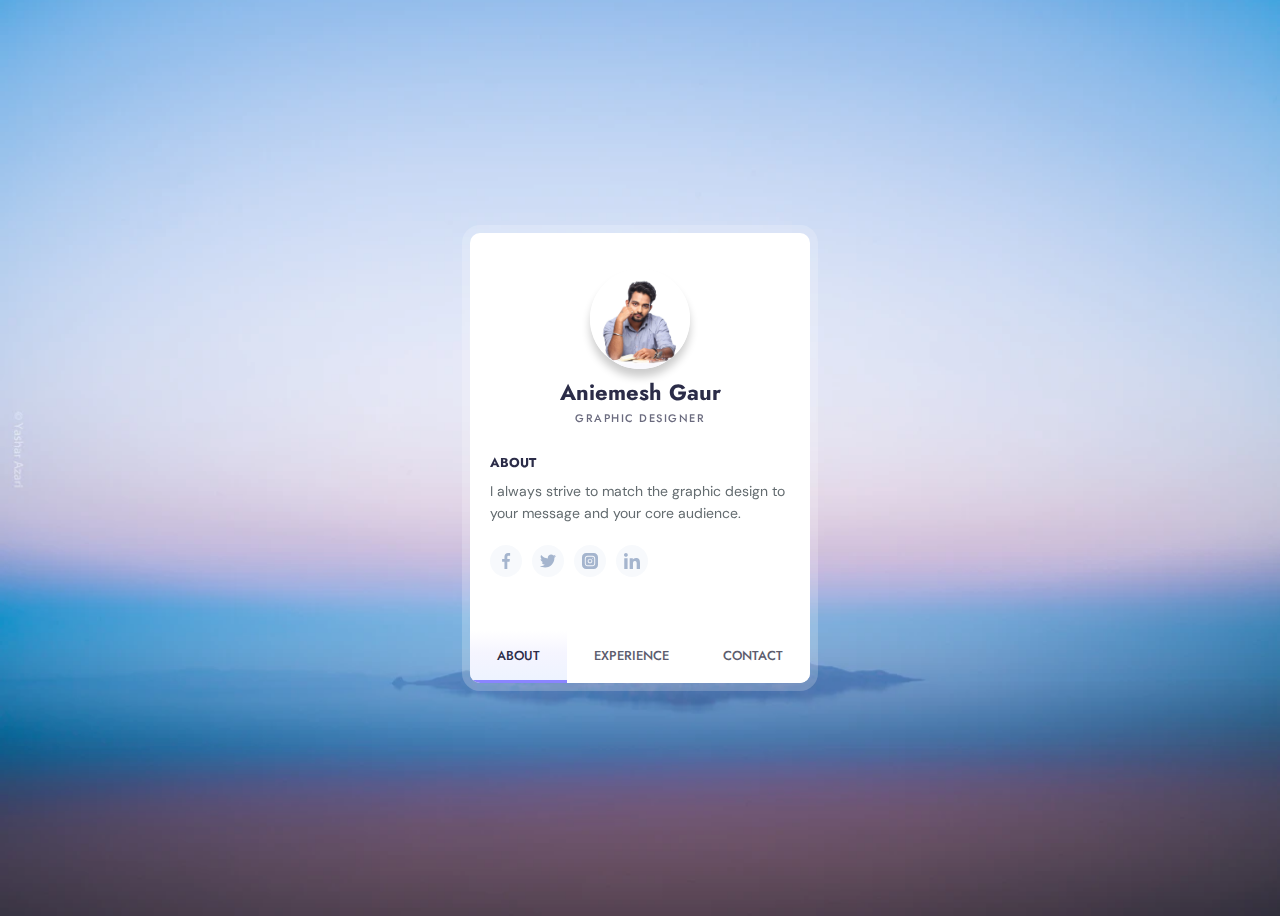
<file: about.html>
<!DOCTYPE html>
<html lang="en">
  <head>
    <meta charset="UTF-8" />
    <meta name="viewport" content="width=device-width, initial-scale=1.0" />
    <title>About - Aniemesh Gaur</title>
    <link rel="stylesheet" href="./about.css" />
  </head>
  <body>
    <div class="card" data-state="#about">
      <div class="card-header">
        <div
          class="card-cover"
          style="
            background-image: url('https://images.unsplash.com/photo-1549068106-b024baf5062d?ixlib=rb-1.2.1&ixid=eyJhcHBfaWQiOjEyMDd9&auto=format&fit=crop&w=934&q=80');
          "
        ></div>
        <img
          class="card-avatar"
          src="./images/about/profile.jpg"
          alt="avatar"
        />
        <h1 class="card-fullname">Aniemesh Gaur</h1>
        <h2 class="card-jobtitle">Graphic Designer</h2>
      </div>
      <div class="card-main">
        <div class="card-section is-active" id="about">
          <div class="card-content">
            <div class="card-subtitle">ABOUT</div>
            <p class="card-desc"> I always strive to match the graphic
              design to your message and your core audience. 
            </p>
          </div>
          <div class="card-social">
            <a href="https://www.facebook.com/adesign110/"
              ><svg viewBox="0 0 24 24" xmlns="http://www.w3.org/2000/svg">
                <path
                  d="M15.997 3.985h2.191V.169C17.81.117 16.51 0 14.996 0c-3.159 0-5.323 1.987-5.323 5.639V9H6.187v4.266h3.486V24h4.274V13.267h3.345l.531-4.266h-3.877V6.062c.001-1.233.333-2.077 2.051-2.077z"
                /></svg
            ></a>
            <a href="https://twitter.com/Dixitzzz?s=08"
              ><svg xmlns="http://www.w3.org/2000/svg" viewBox="0 0 512 512">
                <path
                  d="M512 97.248c-19.04 8.352-39.328 13.888-60.48 16.576 21.76-12.992 38.368-33.408 46.176-58.016-20.288 12.096-42.688 20.64-66.56 25.408C411.872 60.704 384.416 48 354.464 48c-58.112 0-104.896 47.168-104.896 104.992 0 8.32.704 16.32 2.432 23.936-87.264-4.256-164.48-46.08-216.352-109.792-9.056 15.712-14.368 33.696-14.368 53.056 0 36.352 18.72 68.576 46.624 87.232-16.864-.32-33.408-5.216-47.424-12.928v1.152c0 51.008 36.384 93.376 84.096 103.136-8.544 2.336-17.856 3.456-27.52 3.456-6.72 0-13.504-.384-19.872-1.792 13.6 41.568 52.192 72.128 98.08 73.12-35.712 27.936-81.056 44.768-130.144 44.768-8.608 0-16.864-.384-25.12-1.44C46.496 446.88 101.6 464 161.024 464c193.152 0 298.752-160 298.752-298.688 0-4.64-.16-9.12-.384-13.568 20.832-14.784 38.336-33.248 52.608-54.496z"
                /></svg
            ></a>
            <a href="https://www.instagram.com/designthypixels/"
              ><svg viewBox="0 0 512 512" xmlns="http://www.w3.org/2000/svg">
                <path
                  d="M301 256c0 24.852-20.148 45-45 45s-45-20.148-45-45 20.148-45 45-45 45 20.148 45 45zm0 0"
                />
                <path
                  d="M332 120H180c-33.086 0-60 26.914-60 60v152c0 33.086 26.914 60 60 60h152c33.086 0 60-26.914 60-60V180c0-33.086-26.914-60-60-60zm-76 211c-41.355 0-75-33.645-75-75s33.645-75 75-75 75 33.645 75 75-33.645 75-75 75zm86-146c-8.285 0-15-6.715-15-15s6.715-15 15-15 15 6.715 15 15-6.715 15-15 15zm0 0"
                />
                <path
                  d="M377 0H135C60.562 0 0 60.563 0 135v242c0 74.438 60.563 135 135 135h242c74.438 0 135-60.563 135-135V135C512 60.562 451.437 0 377 0zm45 332c0 49.625-40.375 90-90 90H180c-49.625 0-90-40.375-90-90V180c0-49.625 40.375-90 90-90h152c49.625 0 90 40.375 90 90zm0 0"
                /></svg
            ></a>
            <a href="https://www.linkedin.com/in/animesh-dixit-633338122/"
              ><svg viewBox="0 0 24 24" xmlns="http://www.w3.org/2000/svg">
                <path
                  d="M23.994 24v-.001H24v-8.802c0-4.306-.927-7.623-5.961-7.623-2.42 0-4.044 1.328-4.707 2.587h-.07V7.976H8.489v16.023h4.97v-7.934c0-2.089.396-4.109 2.983-4.109 2.549 0 2.587 2.384 2.587 4.243V24zM.396 7.977h4.976V24H.396zM2.882 0C1.291 0 0 1.291 0 2.882s1.291 2.909 2.882 2.909 2.882-1.318 2.882-2.909A2.884 2.884 0 002.882 0z"
                /></svg
            ></a>
          </div>
        </div>
        <div class="card-section" id="experience">
          <div class="card-content">
            <div class="card-subtitle">WORK EXPERIENCE</div>
            <div class="card-timeline">
              <div class="card-item" data-year="2017">
                <div class="card-item-title">
                  Graphic Designing at <span>Arena Animation</span>
                </div>
                <div class="card-item-desc">
                  Disrupt stumptown retro everyday carry unicorn.
                </div>
              </div>
              <div class="card-item" data-year="2018">
                <div class="card-item-title">
                  Graphic Designer at <span>DigiToonz</span>
                </div>
                <div class="card-item-desc">
                  Developed new conversion funnels and disrupt.
                </div>
              </div>
              <div class="card-item" data-year="2019">
                <div class="card-item-title">
                  Freelancing for <span>customers</span>
                </div>
                <div class="card-item-desc">
                  Onboarding illustrations for App.
                </div>
              </div>
              <div class="card-item" data-year="2020">
                <div class="card-item-title">
                  Took advantage of <span>COVID-19</span>
                </div>
                <div class="card-item-desc">
                  Responsible for the encomposing brand expreience.
                </div>
              </div>
            </div>
          </div>
        </div>
        <div class="card-section" id="contact">
          <div class="card-content">
            <div class="card-subtitle">CONTACT</div>
            <div class="card-contact-wrapper">
              <div class="card-contact">
                <svg
                  xmlns="http://www.w3.org/2000/svg"
                  viewBox="0 0 24 24"
                  fill="none"
                  stroke="currentColor"
                  stroke-width="2"
                  stroke-linecap="round"
                  stroke-linejoin="round"
                >
                  <path d="M21 10c0 7-9 13-9 13s-9-6-9-13a9 9 0 0118 0z" />
                  <circle cx="12" cy="10" r="3" />
                </svg>
                A-205, Second Floor, Sector-3, Vaishali
              </div>
              <div class="card-contact">
                <svg
                  xmlns="http://www.w3.org/2000/svg"
                  viewbox="0 0 24 24"
                  fill="none"
                  stroke="currentColor"
                  stroke-width="2"
                  stroke-linecap="round"
                  stroke-linejoin="round"
                >
                  <path
                    d="M22 16.92v3a2 2 0 01-2.18 2 19.79 19.79 0 01-8.63-3.07 19.5 19.5 0 01-6-6 19.79 19.79 0 01-3.07-8.67A2 2 0 014.11 2h3a2 2 0 012 1.72 12.84 12.84 0 00.7 2.81 2 2 0 01-.45 2.11L8.09 9.91a16 16 0 006 6l1.27-1.27a2 2 0 012.11-.45 12.84 12.84 0 002.81.7A2 2 0 0122 16.92z"
                  /></svg
                >(+91) 9311713781
              </div>
              <div class="card-contact">
                <svg
                  xmlns="http://www.w3.org/2000/svg"
                  viewBox="0 0 24 24"
                  fill="none"
                  stroke="currentColor"
                  stroke-width="2"
                  stroke-linecap="round"
                  stroke-linejoin="round"
                >
                  <path
                    d="M4 4h16c1.1 0 2 .9 2 2v12c0 1.1-.9 2-2 2H4c-1.1 0-2-.9-2-2V6c0-1.1.9-2 2-2z"
                  />
                  <path d="M22 6l-10 7L2 6" />
                </svg>
                animeshg.gaur110@gmail.com
              </div>
              <button class="contact-me">WORK TOGETHER</button>
            </div>
          </div>
        </div>
        <div class="card-buttons">
          <button data-section="#about" class="is-active">ABOUT</button>
          <button data-section="#experience">EXPERIENCE</button>
          <button data-section="#contact">CONTACT</button>
        </div>
      </div>
    </div>
    <script src="./about.js"></script>
  </body>
</html>
</file>
<file: about.css>
@import url("https://fonts.googleapis.com/css?family=DM+Sans:400,500|Jost:400,500,600&display=swap");
* {
  box-sizing: border-box;
}


body {
  color: #2b2c48;
  font-family: "Jost", sans-serif;
  background-image: url(./images/about/black1.webp);
  background-repeat: no-repeat;
  background-size: cover;
  background-position: center;
  background-attachment: fixed;
  min-height: 100vh;
  display: -webkit-box;
  display: flex;
  flex-wrap: wrap;
  padding: 20px;
}

.card {
  max-width: 340px;
  margin: auto;
  overflow-y: auto;
  position: relative;
  z-index: 1;
  overflow-x: hidden;
  background-color: white;
  display: -webkit-box;
  display: flex;
  -webkit-transition: 0.3s;
  transition: 0.3s;
  -webkit-box-orient: vertical;
  -webkit-box-direction: normal;
          flex-direction: column;
  border-radius: 10px;
  box-shadow: 0 0 0 8px rgba(255, 255, 255, 0.2);
}

.card[data-state="#about"] {
  height: 450px;
}
.card[data-state="#about"] .card-main {
  padding-top: 0;
}

.card[data-state="#contact"] {
  height: 430px;
}

.card[data-state="#experience"] {
  height: 550px;
}

.card.is-active .card-header {
  height: 80px;
}
.card.is-active .card-cover {
  height: 100px;
  top: -50px;
}
.card.is-active .card-avatar {
  -webkit-transform: none;
          transform: none;
  left: 20px;
  width: 50px;
  height: 50px;
  bottom: 10px;
}
.card.is-active .card-fullname,
.card.is-active .card-jobtitle {
  left: 86px;
  -webkit-transform: none;
          transform: none;
}
.card.is-active .card-fullname {
  bottom: 18px;
  font-size: 19px;
}
.card.is-active .card-jobtitle {
  bottom: 16px;
  letter-spacing: 1px;
  font-size: 10px;
}

.card-header {
  position: relative;
  display: -webkit-box;
  display: flex;
  height: 200px;
  flex-shrink: 0;
  width: 100%;
  -webkit-transition: 0.3s;
  transition: 0.3s;
}
.card-header * {
  -webkit-transition: 0.3s;
  transition: 0.3s;
}

.card-cover {
  width: 100%;
  height: 100%;
  position: absolute;
  height: 160px;
  top: -20%;
  left: 0;
  will-change: top;
  background-size: cover;
  background-position: center;
  -webkit-filter: blur(30px);
          filter: blur(30px);
  -webkit-transform: scale(1.2);
          transform: scale(1.2);
  -webkit-transition: 0.5s;
  transition: 0.5s;
}

.card-avatar {
  width: 100px;
  height: 100px;
  box-shadow: 0 8px 8px rgba(0, 0, 0, 0.2);
  border-radius: 50%;
  -o-object-position: center;
     object-position: center;
  -o-object-fit: cover;
     object-fit: cover;
  position: absolute;
  bottom: 0;
  left: 50%;
  -webkit-transform: translateX(-50%) translateY(-64px);
          transform: translateX(-50%) translateY(-64px);
}

.card-fullname {
  position: absolute;
  bottom: 0;
  font-size: 22px;
  font-weight: 700;
  text-align: center;
  white-space: nowrap;
  -webkit-transform: translateY(-10px) translateX(-50%);
          transform: translateY(-10px) translateX(-50%);
  left: 50%;
}

.card-jobtitle {
  position: absolute;
  bottom: 0;
  font-size: 11px;
  white-space: nowrap;
  font-weight: 500;
  opacity: 0.7;
  text-transform: uppercase;
  letter-spacing: 1.5px;
  margin: 0;
  left: 50%;
  -webkit-transform: translateX(-50%) translateY(-7px);
          transform: translateX(-50%) translateY(-7px);
}

.card-main {
  position: relative;
  -webkit-box-flex: 1;
          flex: 1;
  display: -webkit-box;
  display: flex;
  padding-top: 10px;
  -webkit-box-orient: vertical;
  -webkit-box-direction: normal;
          flex-direction: column;
}

.card-subtitle {
  font-weight: 700;
  font-size: 13px;
  margin-bottom: 8px;
}

.card-content {
  padding: 20px;
}

.card-desc {
  line-height: 1.6;
  color: #636b6f;
  font-size: 14px;
  margin: 0;
  font-weight: 400;
  font-family: "DM Sans", sans-serif;
}

.card-social {
  display: -webkit-box;
  display: flex;
  -webkit-box-align: center;
          align-items: center;
  padding: 0 20px;
  margin-bottom: 30px;
}
.card-social svg {
  fill: #a5b5ce;
  width: 16px;
  display: block;
  -webkit-transition: 0.3s;
  transition: 0.3s;
}
.card-social a {
  color: #8797a1;
  height: 32px;
  width: 32px;
  border-radius: 50%;
  display: -webkit-inline-box;
  display: inline-flex;
  -webkit-box-align: center;
          align-items: center;
  -webkit-box-pack: center;
          justify-content: center;
  -webkit-transition: 0.3s;
  transition: 0.3s;
  background-color: rgba(93, 133, 193, 0.05);
  border-radius: 50%;
  margin-right: 10px;
}
.card-social a:hover svg {
  fill: #637faa;
}
.card-social a:last-child {
  margin-right: 0;
}

.card-buttons {
  display: -webkit-box;
  display: flex;
  background-color: #fff;
  margin-top: auto;
  position: -webkit-sticky;
  position: sticky;
  bottom: 0;
  left: 0;
}
.card-buttons button {
  -webkit-box-flex: 1;
          flex: 1 1 auto;
  -webkit-user-select: none;
     -moz-user-select: none;
      -ms-user-select: none;
          user-select: none;
  background: 0;
  font-size: 13px;
  border: 0;
  padding: 15px 5px;
  cursor: pointer;
  color: #5c5c6d;
  -webkit-transition: 0.3s;
  transition: 0.3s;
  font-family: "Jost", sans-serif;
  font-weight: 500;
  outline: 0;
  border-bottom: 3px solid transparent;
}
.card-buttons button.is-active, .card-buttons button:hover {
  color: #2b2c48;
  border-bottom: 3px solid #8a84ff;
  background: -webkit-gradient(linear, left top, left bottom, from(rgba(127, 199, 231, 0)), color-stop(44%, rgba(207, 204, 255, 0.2)), to(rgba(211, 226, 255, 0.4)));
  background: linear-gradient(to bottom, rgba(127, 199, 231, 0) 0%, rgba(207, 204, 255, 0.2) 44%, rgba(211, 226, 255, 0.4) 100%);
}

.card-section {
  display: none;
}
.card-section.is-active {
  display: block;
  -webkit-animation: fadeIn 0.6s both;
          animation: fadeIn 0.6s both;
}

@-webkit-keyframes fadeIn {
  0% {
    opacity: 0;
    -webkit-transform: translatey(40px);
            transform: translatey(40px);
  }
  100% {
    opacity: 1;
  }
}

@keyframes fadeIn {
  0% {
    opacity: 0;
    -webkit-transform: translatey(40px);
            transform: translatey(40px);
  }
  100% {
    opacity: 1;
  }
}
.card-timeline {
  margin-top: 30px;
  position: relative;
}
.card-timeline:after {
  background: -webkit-gradient(linear, left bottom, left top, from(rgba(134, 214, 243, 0)), to(#516acc));
  background: linear-gradient(to top, rgba(134, 214, 243, 0) 0%, #516acc 100%);
  content: "";
  left: 42px;
  width: 2px;
  top: 0;
  height: 100%;
  position: absolute;
  content: "";
}

.card-item {
  position: relative;
  padding-left: 60px;
  padding-right: 20px;
  padding-bottom: 30px;
  z-index: 1;
}
.card-item:last-child {
  padding-bottom: 5px;
}
.card-item:after {
  content: attr(data-year);
  width: 10px;
  position: absolute;
  top: 0;
  left: 37px;
  width: 8px;
  height: 8px;
  line-height: 0.6;
  border: 2px solid #fff;
  font-size: 11px;
  text-indent: -35px;
  border-radius: 50%;
  color: rgba(134, 134, 134, 0.7);
  background: -webkit-gradient(linear, left top, left bottom, from(#a0aee3), to(#516acc));
  background: linear-gradient(to bottom, #a0aee3 0%, #516acc 100%);
}

.card-item-title {
  font-weight: 500;
  font-size: 14px;
  margin-bottom: 5px;
}

.card-item-desc {
  font-size: 13px;
  color: #6f6f7b;
  line-height: 1.5;
  font-family: "DM Sans", sans-serif;
}

.card-contact-wrapper {
  margin-top: 20px;
}

.card-contact {
  display: -webkit-box;
  display: flex;
  -webkit-box-align: center;
          align-items: center;
  font-size: 13px;
  color: #6f6f7b;
  font-family: "DM Sans", sans-serif;
  line-height: 1.6;
  cursor: pointer;
}
.card-contact + .card-contact {
  margin-top: 16px;
}
.card-contact svg {
  flex-shrink: 0;
  width: 30px;
  min-height: 34px;
  margin-right: 12px;
  -webkit-transition: 0.3s;
  transition: 0.3s;
  padding-right: 12px;
  border-right: 1px solid #dfe2ec;
}

.contact-me {
  border: 0;
  outline: none;
  background: -webkit-gradient(linear, left top, right top, from(rgba(83, 200, 239, 0.8)), color-stop(96%, rgba(81, 106, 204, 0.8)));
  background: linear-gradient(to right, rgba(83, 200, 239, 0.8) 0%, rgba(81, 106, 204, 0.8) 96%);
  box-shadow: 0 4px 6px rgba(0, 0, 0, 0.15);
  color: #fff;
  padding: 12px 16px;
  width: 100%;
  border-radius: 5px;
  margin-top: 25px;
  cursor: pointer;
  font-size: 14px;
  font-weight: 500;
  font-family: "Jost", sans-serif;
  -webkit-transition: 0.3s;
  transition: 0.3s;
}
</file>
